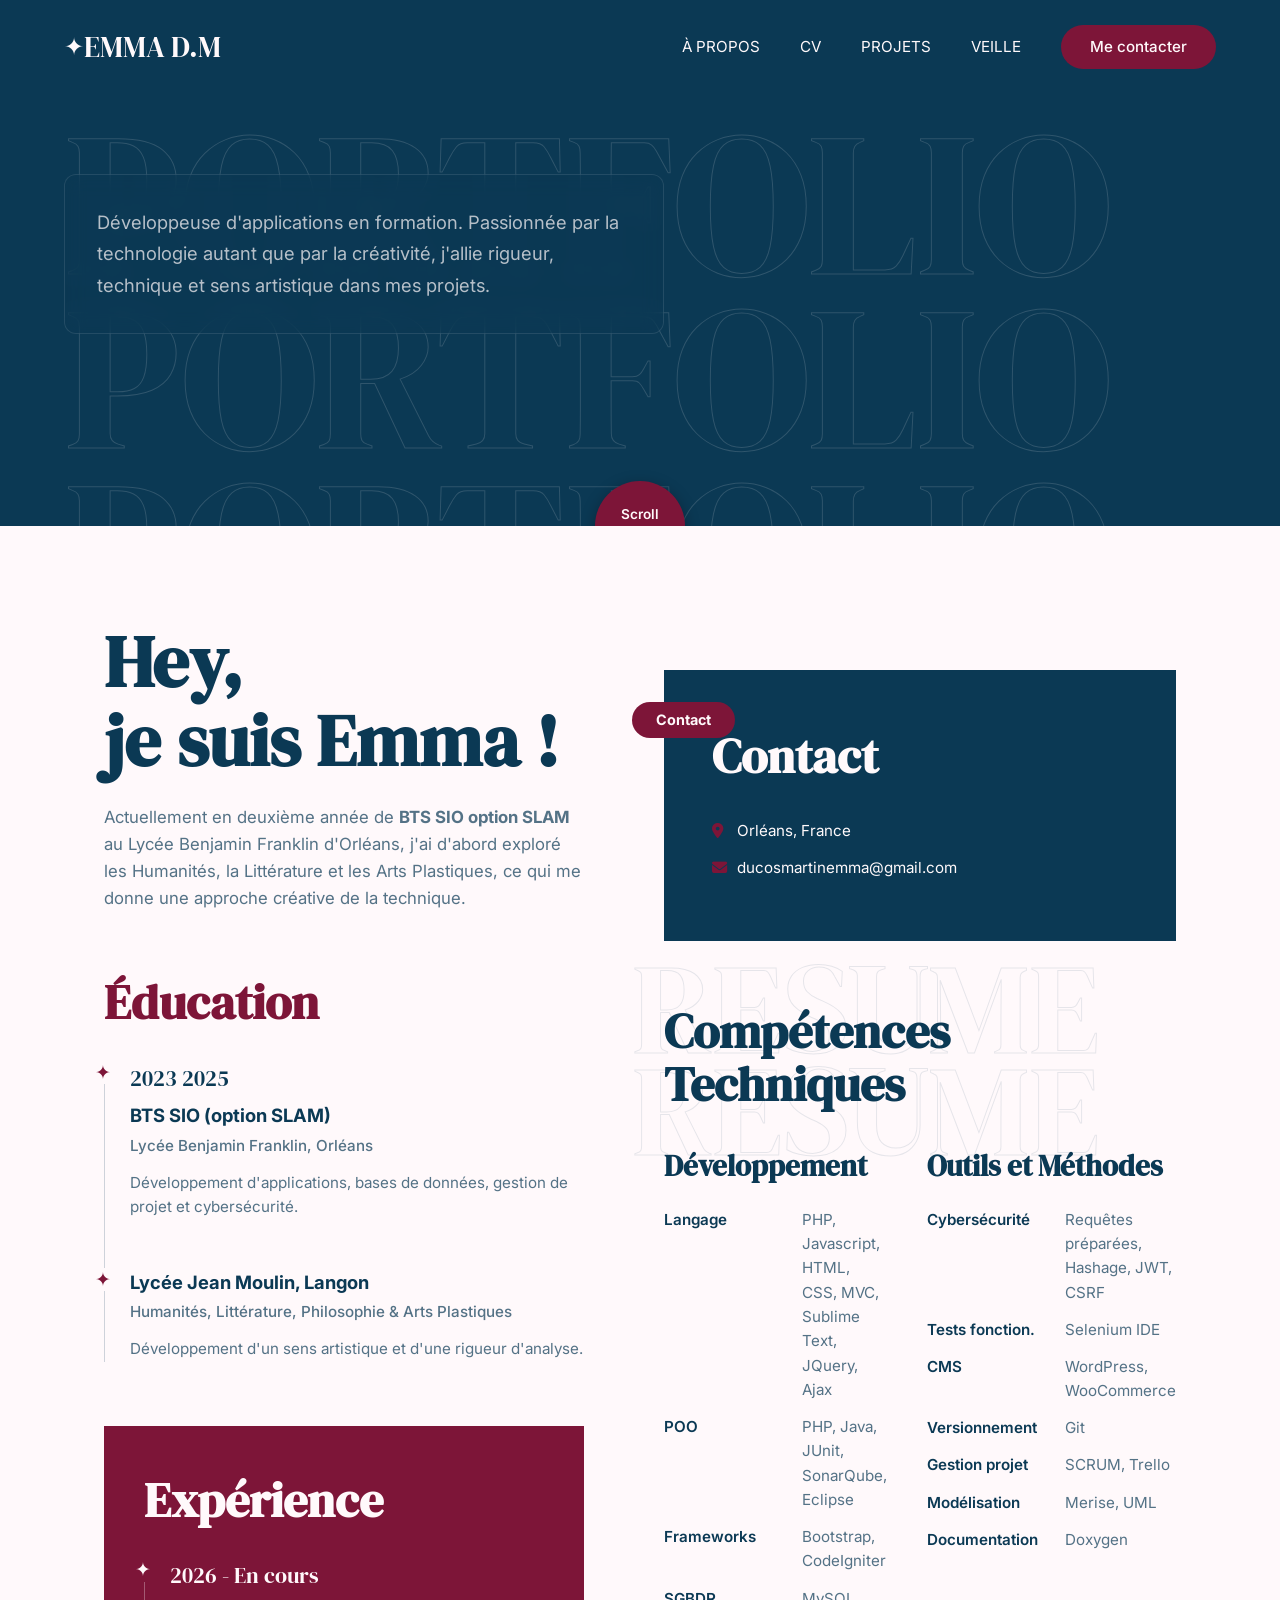
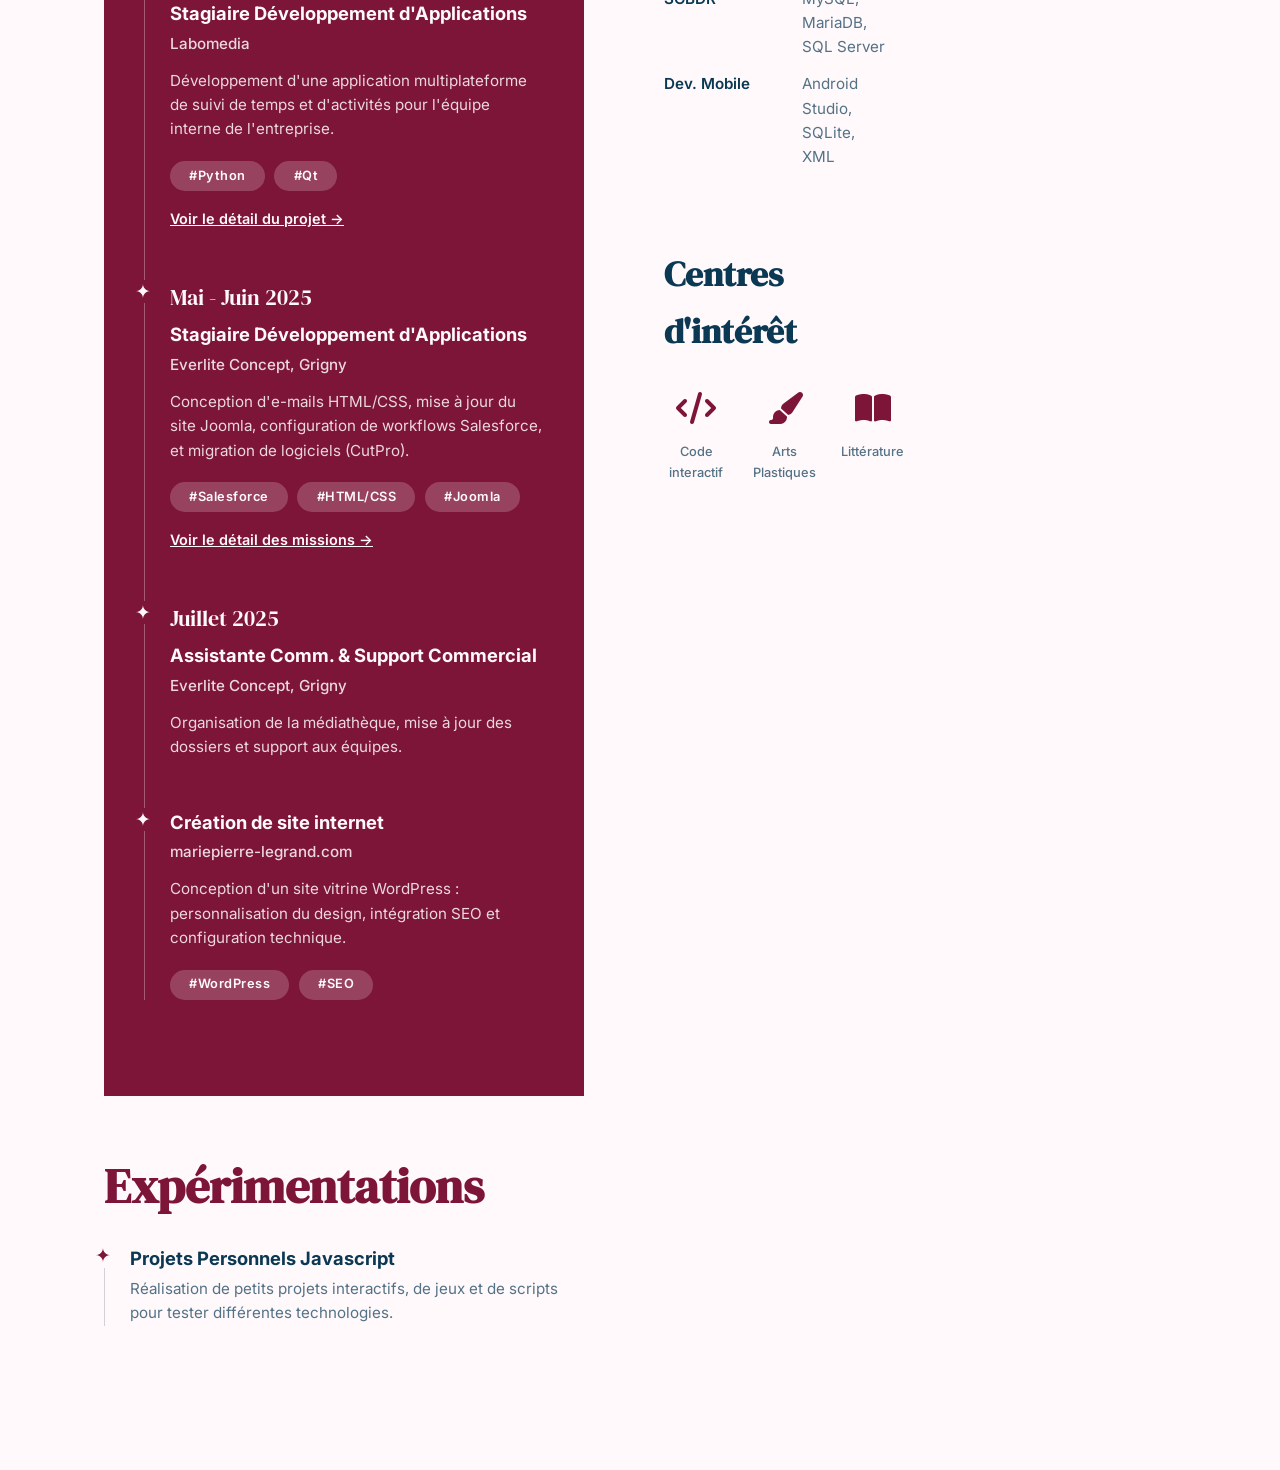
<file: index.html>
<!DOCTYPE html>
<html lang="fr">

<head>
    <meta charset="UTF-8">
    <meta name="viewport" content="width=device-width, initial-scale=1.0">
    <title> Portfolio Développeur - Emma Ducos Martin</title>

    <link rel="preconnect" href="https://fonts.googleapis.com">
    <link rel="preconnect" href="https://fonts.gstatic.com" crossorigin>
    <link
        href="https://fonts.googleapis.com/css2?family=DM+Serif+Display&family=Inter:wght@300;400;500;600;700&family=Fira+Code:wght@400;500&display=swap"
        rel="stylesheet">
    <link rel="stylesheet" href="https://cdnjs.cloudflare.com/ajax/libs/font-awesome/6.4.0/css/all.min.css">

    <link rel="stylesheet" href="style.css">
</head>

<body>

    <nav>
        <a href="#" class="logo"><span class="star-light">✦</span> Emma D.M</a>
        <div class="nav-links">
            <a href="#about">À propos</a>
            <a href="#resume">CV</a>
            <a href="#work">Projets</a>
            <a href="veille.html">Veille</a>
            <a href="mailto:ducosmartinemma@gmail.com" class="btn-contact">Me contacter</a>
        </div>
    </nav>

    <header class="hero">
        <div class="hero-text-bg">
            PORTFOLIO<br>
            PORTFOLIO<br>
            PORTFOLIO
        </div>

        <div class="hero-content">
            <div class="hero-left">
                <p>Développeuse d'applications en formation. Passionnée par la technologie autant que par la créativité,
                    j'allie rigueur, technique et sens artistique dans mes projets.</p>
            </div>

        </div>

        <div class="scroll-down">
            Scroll<br>down
        </div>
    </header>

    <main class="index-container">
        <div class="left-column" id="about">

            <div class="intro-text">
                <h1 style="font-size: 4.5rem;">Hey,<br>je suis Emma !</h1>
                <p>Actuellement en deuxième année de <strong>BTS SIO option SLAM</strong> au Lycée Benjamin Franklin
                    d'Orléans, j'ai d'abord exploré les Humanités, la Littérature et les Arts Plastiques, ce qui me
                    donne une approche créative de la technique.</p>
            </div>

            <section class="education-section" style="margin-top: 4rem;">
                <h2 class="section-title">Éducation</h2>
                <div class="timeline">
                    <div class="timeline-item">
                        <div class="timeline-date">2023 2025</div>
                        <div class="timeline-title">BTS SIO (option SLAM)</div>
                        <div class="timeline-subtitle">Lycée Benjamin Franklin, Orléans</div>
                        <div class="timeline-desc">Développement d'applications, bases de données, gestion de projet et
                            cybersécurité.</div>
                    </div>
                    <div class="timeline-item">
                        <div class="timeline-title">Lycée Jean Moulin, Langon</div>
                        <div class="timeline-subtitle">Humanités, Littérature, Philosophie & Arts Plastiques</div>
                        <div class="timeline-desc">Développement d'un sens artistique et d'une rigueur d'analyse.</div>
                    </div>
                </div>
            </section>

            <section class="accent-box" id="resume">
                <h2 class="section-title">Expérience</h2>
                <div class="timeline">
                    <div class="timeline-item">
                        <div class="timeline-date">2026 - En cours</div>
                        <div class="timeline-title">Stagiaire Développement d'Applications</div>
                        <div class="timeline-subtitle">Labomedia</div>
                        <div class="timeline-desc">Développement d'une application multiplateforme de suivi de temps et
                            d'activités pour l'équipe interne de l'entreprise.</div>
                        <div class="tag-container">
                            <span class="tag">#Python</span>
                            <span class="tag">#Qt</span>
                        </div>
                        <a href="stage-labomedia.html"
                            style="display:inline-block; margin-top:1rem; font-weight:600; font-size:0.9rem; text-decoration:underline;">Voir
                            le détail du projet &rarr;</a>
                    </div>
                    <div class="timeline-item">
                        <div class="timeline-date">Mai - Juin 2025</div>
                        <div class="timeline-title">Stagiaire Développement d'Applications</div>
                        <div class="timeline-subtitle">Everlite Concept, Grigny</div>
                        <div class="timeline-desc">Conception d'e-mails HTML/CSS, mise à jour du site Joomla,
                            configuration de workflows Salesforce, et migration de logiciels (CutPro).</div>
                        <div class="tag-container">
                            <span class="tag">#Salesforce</span>
                            <span class="tag">#HTML/CSS</span>
                            <span class="tag">#Joomla</span>
                        </div>
                        <a href="stage-everlite.html"
                            style="display:inline-block; margin-top:1rem; font-weight:600; font-size:0.9rem; text-decoration:underline;">Voir
                            le détail des missions &rarr;</a>
                    </div>
                    <div class="timeline-item">
                        <div class="timeline-date">Juillet 2025</div>
                        <div class="timeline-title">Assistante Comm. & Support Commercial</div>
                        <div class="timeline-subtitle">Everlite Concept, Grigny</div>
                        <div class="timeline-desc">Organisation de la médiathèque, mise à jour des dossiers et support
                            aux équipes.</div>
                    </div>
                    <div class="timeline-item">
                        <div class="timeline-title">Création de site internet</div>
                        <div class="timeline-subtitle">mariepierre-legrand.com</div>
                        <div class="timeline-desc">Conception d'un site vitrine WordPress : personnalisation du design,
                            intégration SEO et configuration technique.</div>
                        <div class="tag-container">
                            <span class="tag">#WordPress</span>
                            <span class="tag">#SEO</span>
                        </div>
                    </div>
                </div>
            </section>

            <section class="education-section" style="margin-top: 4rem;" id="work">
                <h2 class="section-title">Expérimentations</h2>
                <div class="timeline">
                    <div class="timeline-item">
                        <div class="timeline-title">Projets Personnels Javascript</div>
                        <div class="timeline-desc">Réalisation de petits projets interactifs, de jeux et de scripts pour
                            tester différentes technologies.</div>
                    </div>
                </div>
            </section>

        </div>

        <!-- COLONNE DROITE -->
        <div class="right-column">

            <section class="profile-card">
                <h3>Contact</h3>
                <div class="profile-info">
                    <p><i class="fas fa-map-marker-alt"></i> Orléans, France</p>
                    <p><i class="fas fa-envelope"></i> ducosmartinemma@gmail.com</p>
                </div>
            </section>

            <div class="bg-text-skills">
                RESUME<br>RESUME
            </div>

            <section class="skills-section">
                <h2 class="section-title"><span class="black-text">Compétences Techniques</span></h2>

                <div class="skills-grid">
                    <div class="skill-category">
                        <h4>Développement</h4>
                        <ul class="skill-list">
                            <li><span>Langage</span> <span>PHP, Javascript, HTML, CSS, MVC, Sublime Text, JQuery,
                                    Ajax</span></li>
                            <li><span>POO</span> <span>PHP, Java, JUnit, SonarQube, Eclipse</span></li>
                            <li><span>Frameworks</span> <span>Bootstrap, CodeIgniter</span></li>
                            <li><span>SGBDR</span> <span>MySQL, MariaDB, SQL Server</span></li>
                            <li><span>Dev. Mobile</span> <span>Android Studio, SQLite, XML</span></li>
                        </ul>
                    </div>

                    <div class="skill-category">
                        <h4>Outils et Méthodes</h4>
                        <ul class="skill-list">
                            <li><span>Cybersécurité</span> <span>Requêtes préparées, Hashage, JWT, CSRF</span></li>
                            <li><span>Tests fonction.</span> <span>Selenium IDE</span></li>
                            <li><span>CMS</span> <span>WordPress, WooCommerce</span></li>
                            <li><span>Versionnement</span> <span>Git</span></li>
                            <li><span>Gestion projet</span> <span>SCRUM, Trello</span></li>
                            <li><span>Modélisation</span> <span>Merise, UML</span></li>
                            <li><span>Documentation</span> <span>Doxygen</span></li>
                        </ul>
                    </div>
                </div>
            </section>

            <div class="bottom-section">
                <div class="bottom-block">
                    <h4>Centres d'intérêt</h4>
                    <div class="hobbies-icons" style="margin-top: 1.5rem;">
                        <div class="hobby-item">
                            <i class="fas fa-code"></i>
                            <span>Code interactif</span>
                        </div>
                        <div class="hobby-item">
                            <i class="fas fa-paint-brush"></i>
                            <span>Arts Plastiques</span>
                        </div>
                        <div class="hobby-item">
                            <i class="fas fa-book-open"></i>
                            <span>Littérature</span>
                        </div>
                    </div>
                </div>
            </div>

        </div>
        </div>
    </main>

</body>

</html>
</file>
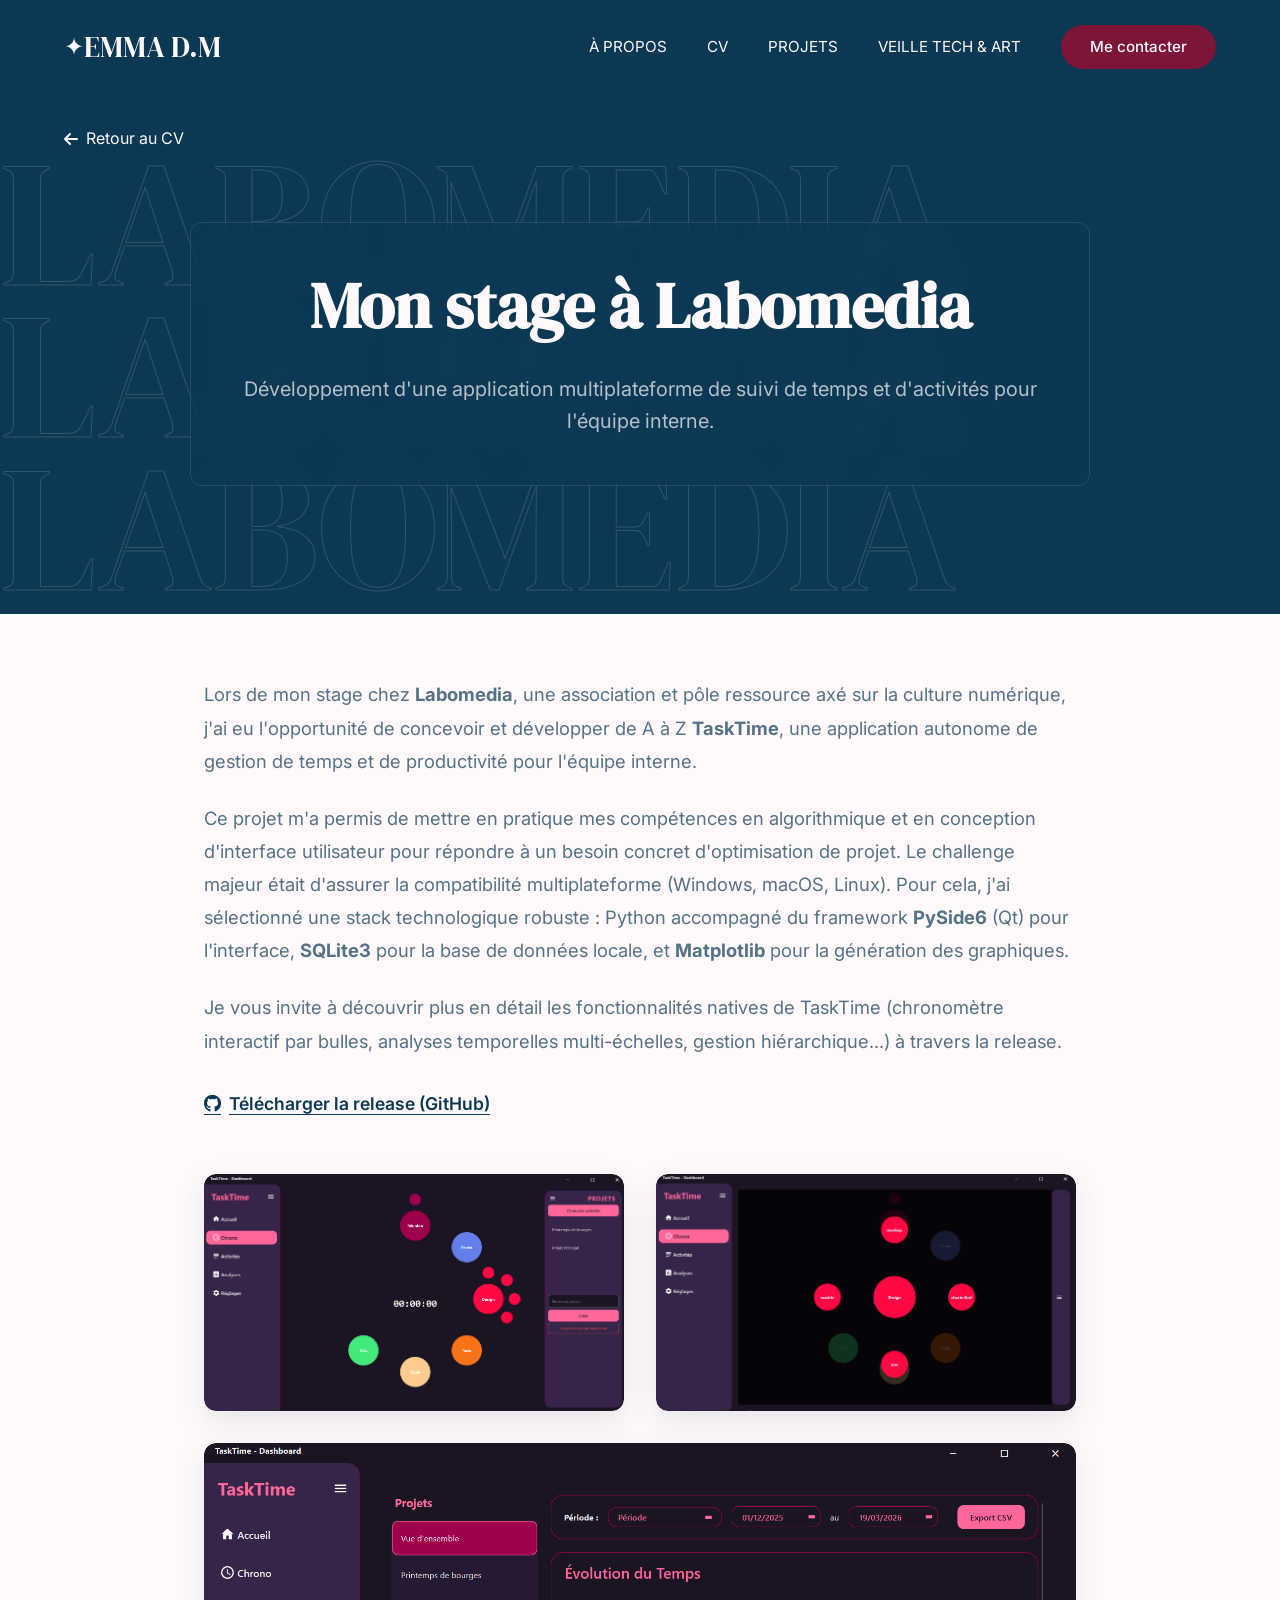
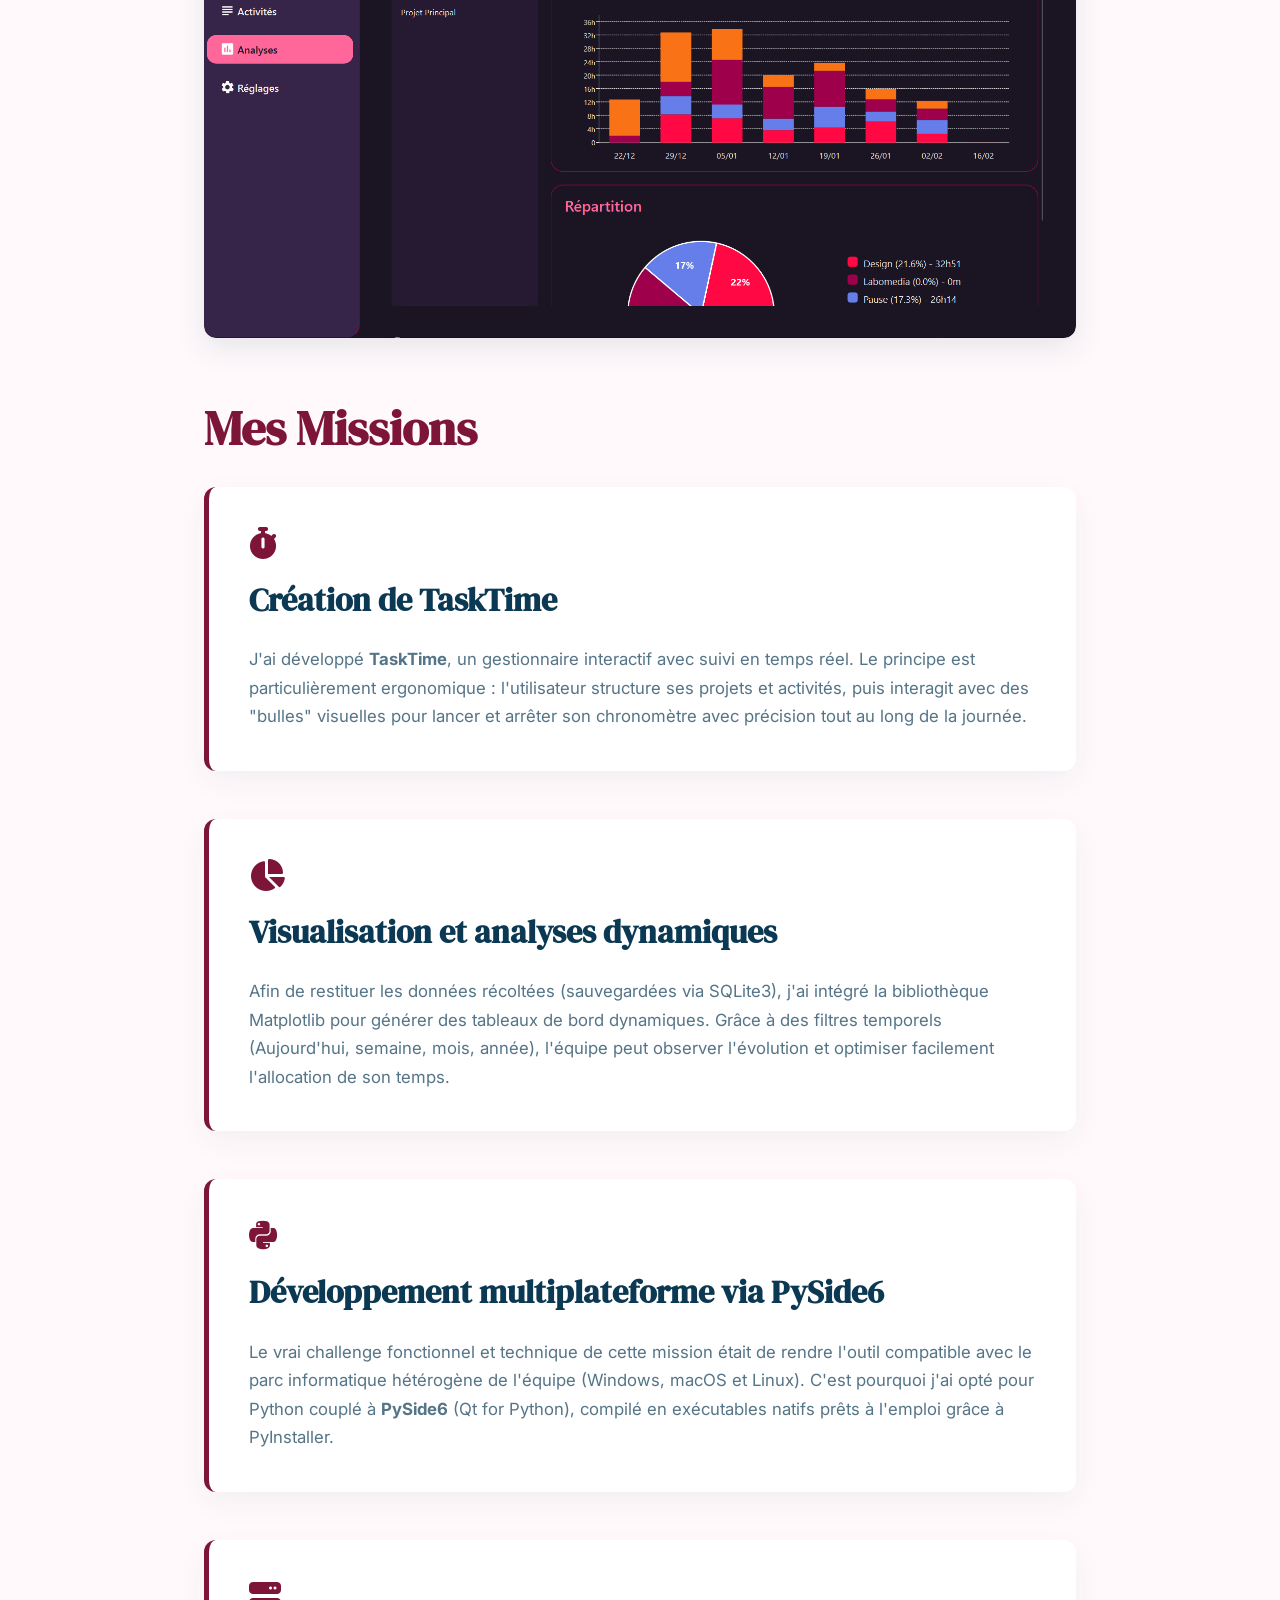
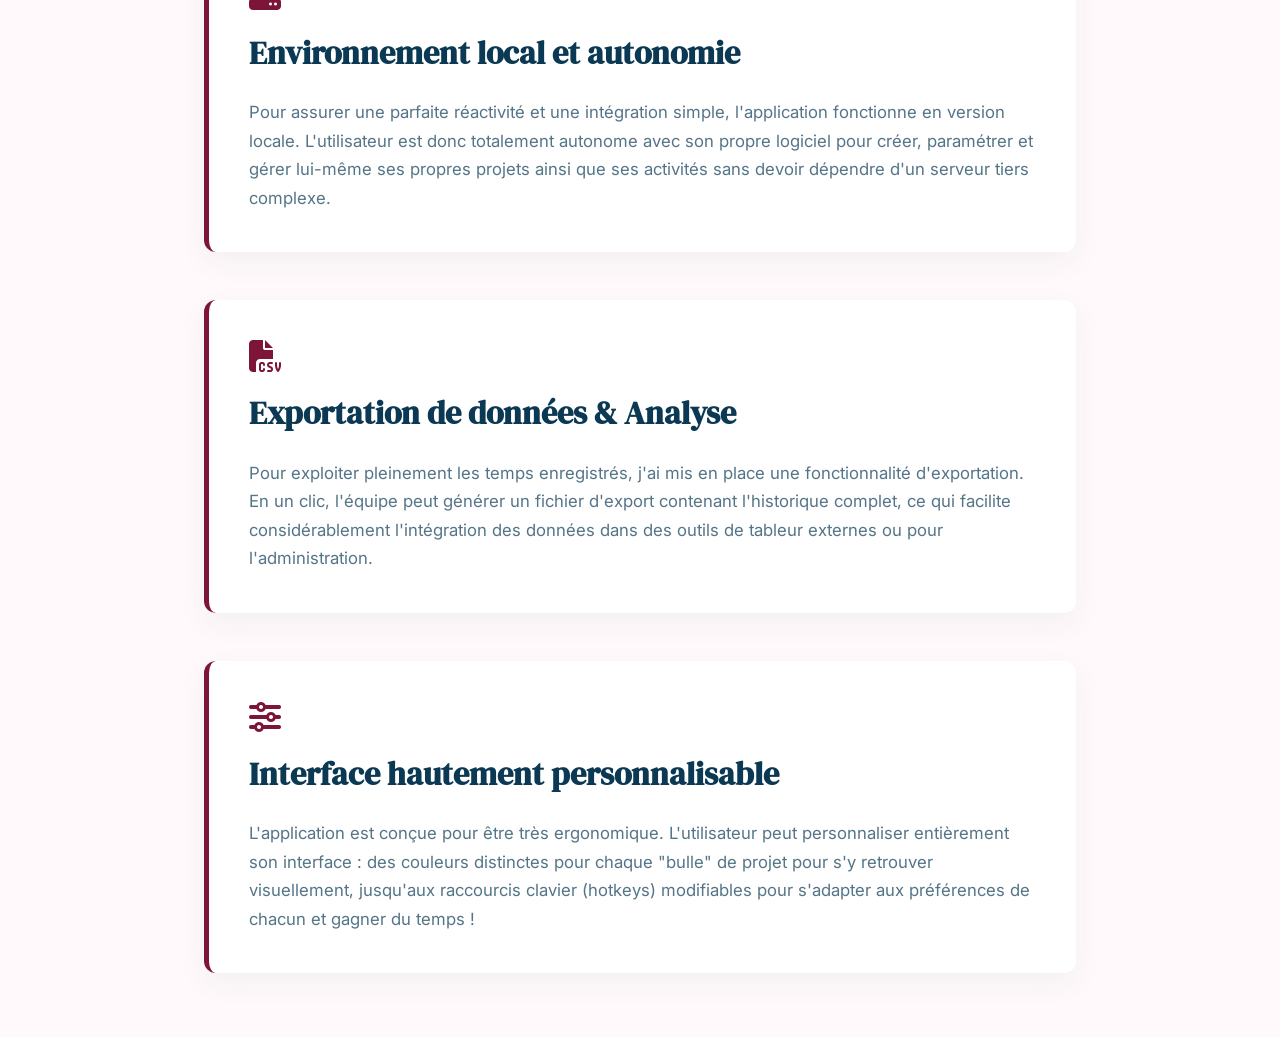
<file: stage-labomedia.html>
<!DOCTYPE html>
<html lang="fr">

<head>
    <meta charset="UTF-8">
    <meta name="viewport" content="width=device-width, initial-scale=1.0">
    <title>Stage Labomedia - Portfolio Emma Ducos Martin</title>

    <!-- Polices Google : DM Serif Display pour l'élégance (titres), Inter pour la lisibilité (corps) -->
    <link rel="preconnect" href="https://fonts.googleapis.com">
    <link rel="preconnect" href="https://fonts.gstatic.com" crossorigin>
    <link
        href="https://fonts.googleapis.com/css2?family=DM+Serif+Display&family=Inter:wght@300;400;500;600;700&family=Fira+Code:wght@400;500&display=swap"
        rel="stylesheet">
    <link rel="stylesheet" href="https://cdnjs.cloudflare.com/ajax/libs/font-awesome/6.4.0/css/all.min.css">

    <link rel="stylesheet" href="style.css">
</head>

<body>

    <nav>
        <a href="index.html" class="logo"><span class="star-light">✦</span> Emma D.M</a>
        <div class="nav-links">
            <a href="index.html#about">À propos</a>
            <a href="index.html#resume">CV</a>
            <a href="index.html#work">Projets</a>
            <a href="veille.html">Veille Tech & Art</a>
            <a href="mailto:ducosmartinemma@gmail.com" class="btn-contact">Me contacter</a>
        </div>
    </nav>

    <header class="hero hero-subpage">
        <a href="index.html#resume" class="btn-back"><i class="fas fa-arrow-left"></i> Retour au CV</a>

        <div class="hero-text-bg">
            LABOMEDIA<br>
            LABOMEDIA<br>
            LABOMEDIA
        </div>

        <div class="hero-content hero-content-subpage">
            <h1 class="hero-title">Mon stage à Labomedia</h1>
            <p class="hero-subtitle">Développement d'une application multiplateforme de suivi de temps et d'activités
                pour l'équipe interne.</p>
        </div>
    </header>

    <main>
        <div class="container">
            <div class="intro-text stage-intro">
                <p>
                    Lors de mon stage chez <strong>Labomedia</strong>, une association et pôle ressource axé sur la
                    culture numérique, j'ai eu l'opportunité de concevoir et développer de A à Z
                    <strong>TaskTime</strong>, une application autonome
                    de gestion de temps et de productivité pour l'équipe interne.
                </p>
                <p>
                    Ce projet m'a permis de mettre en pratique mes compétences en algorithmique et en conception
                    d'interface utilisateur pour répondre à un besoin concret d'optimisation de projet. Le challenge
                    majeur était d'assurer la compatibilité
                    multiplateforme (Windows, macOS, Linux). Pour cela, j'ai sélectionné une stack technologique robuste
                    : Python accompagné du framework <strong>PySide6</strong> (Qt) pour l'interface,
                    <strong>SQLite3</strong> pour la base de données locale, et <strong>Matplotlib</strong> pour la
                    génération des graphiques.
                </p>
                <p>
                    Je vous invite à découvrir plus en détail les fonctionnalités natives de TaskTime (chronomètre
                    interactif par bulles, analyses temporelles multi-échelles, gestion hiérarchique...) à travers la
                    release.
                </p>

                <div style="margin-top: 2rem; margin-bottom: 3.5rem; display: flex; gap: 2rem; flex-wrap: wrap;">
                    <a href="https://github.com/Emmacarenaaaa/TaskTime/releases/tag/v1.0.0-final" target="_blank"
                        class="article-link" style="font-size: 1.1rem;">
                        <i class="fab fa-github" style="color: var(--primary-dark);"></i> Télécharger la release
                        (GitHub)
                    </a>
                </div>

                <div class="project-gallery">
                    <div class="gallery-item">
                        <img src="assets/chrono_view.png" alt="Aperçu principal du chrono Labomedia">
                    </div>
                    <div class="gallery-item">
                        <img src="assets/chrono2_view.png" alt="Vue analyse de l'application Labomedia">
                    </div>
                    <div class="gallery-item">
                        <img src="assets/analyse_view.png" alt="Interface du tracker de temps Labomedia">
                    </div>
                </div>
            </div>

            <h2 class="section-title">Mes Missions</h2>

            <div class="mission-grid">

                <div class="mission-card">
                    <i class="fas fa-stopwatch mission-icon"></i>
                    <h3>Création de TaskTime</h3>
                    <p>J'ai développé <strong>TaskTime</strong>, un gestionnaire interactif avec suivi en temps réel. Le
                        principe est particulièrement ergonomique : l'utilisateur structure ses projets et activités,
                        puis interagit avec des "bulles" visuelles pour lancer et arrêter son chronomètre avec précision
                        tout au long de la journée.</p>
                </div>

                <div class="mission-card">
                    <i class="fas fa-chart-pie mission-icon"></i>
                    <h3>Visualisation et analyses dynamiques</h3>
                    <p>Afin de restituer les données récoltées (sauvegardées via SQLite3), j'ai intégré la bibliothèque
                        Matplotlib pour générer des tableaux de bord dynamiques. Grâce à des filtres temporels
                        (Aujourd'hui, semaine, mois, année), l'équipe peut observer l'évolution et optimiser facilement
                        l'allocation de son temps.</p>
                </div>

                <div class="mission-card">
                    <i class="fab fa-python mission-icon"></i>
                    <h3>Développement multiplateforme via PySide6</h3>
                    <p>Le vrai challenge fonctionnel et technique de cette mission était de rendre l'outil compatible
                        avec le parc informatique hétérogène de l'équipe (Windows, macOS et Linux). C'est pourquoi j'ai
                        opté pour Python couplé à <strong>PySide6</strong> (Qt for Python), compilé en exécutables
                        natifs prêts à l'emploi grâce à PyInstaller.</p>
                </div>

                <div class="mission-card">
                    <i class="fas fa-server mission-icon"></i>
                    <h3>Environnement local et autonomie</h3>
                    <p>Pour assurer une parfaite réactivité et une intégration simple, l'application fonctionne en
                        version locale. L'utilisateur est donc totalement autonome avec son propre logiciel pour créer,
                        paramétrer et gérer lui-même ses propres projets ainsi que ses activités sans devoir dépendre
                        d'un serveur tiers complexe.</p>
                </div>

                <div class="mission-card">
                    <i class="fas fa-file-csv mission-icon"></i>
                    <h3>Exportation de données & Analyse</h3>
                    <p>Pour exploiter pleinement les temps enregistrés, j'ai mis en place une fonctionnalité
                        d'exportation. En un clic, l'équipe peut générer un fichier d'export contenant l'historique
                        complet, ce qui facilite considérablement l'intégration des données dans des outils de tableur
                        externes ou pour l'administration.</p>
                </div>

                <div class="mission-card">
                    <i class="fas fa-sliders-h mission-icon"></i>
                    <h3>Interface hautement personnalisable</h3>
                    <p>L'application est conçue pour être très ergonomique. L'utilisateur peut personnaliser entièrement
                        son interface : des couleurs distinctes pour chaque "bulle" de projet pour s'y retrouver
                        visuellement, jusqu'aux raccourcis clavier (hotkeys) modifiables pour s'adapter aux préférences
                        de chacun et gagner du temps !</p>
                </div>

            </div>
        </div>
    </main>

</body>

</html>
</file>
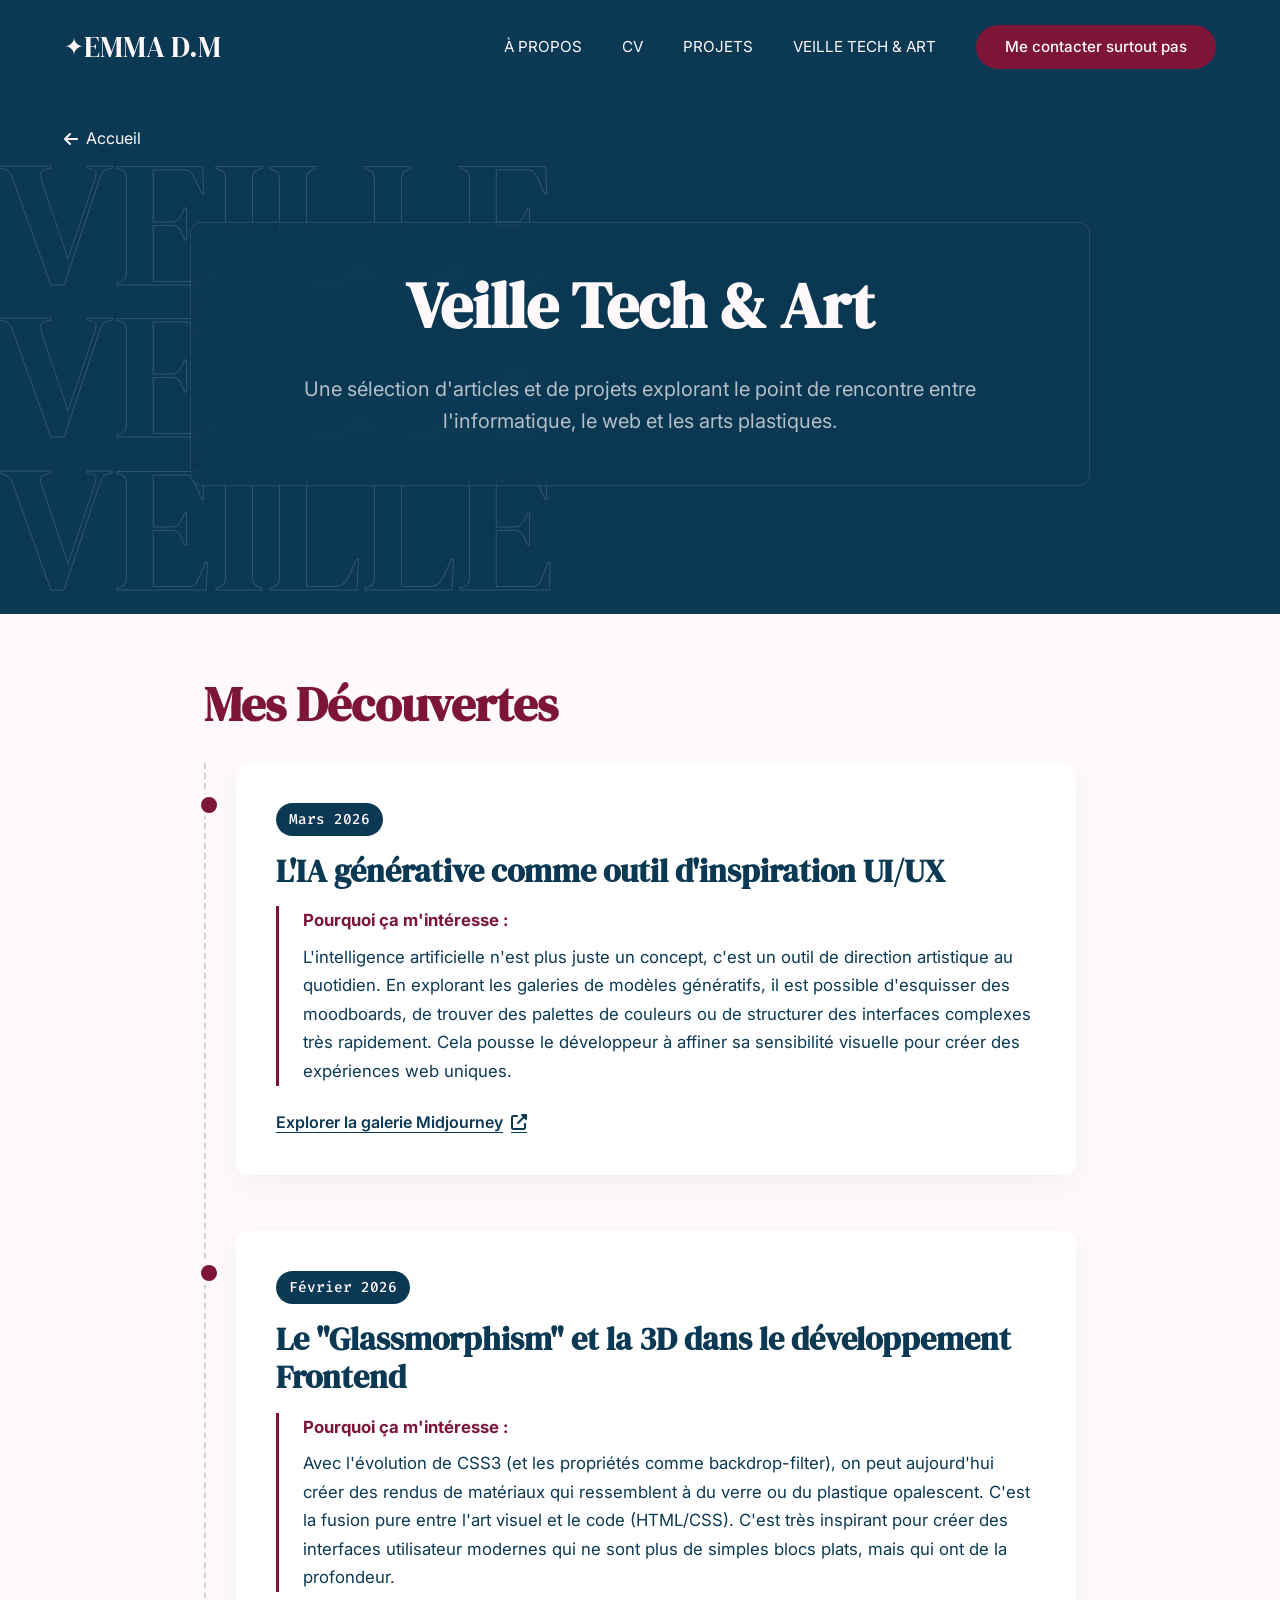
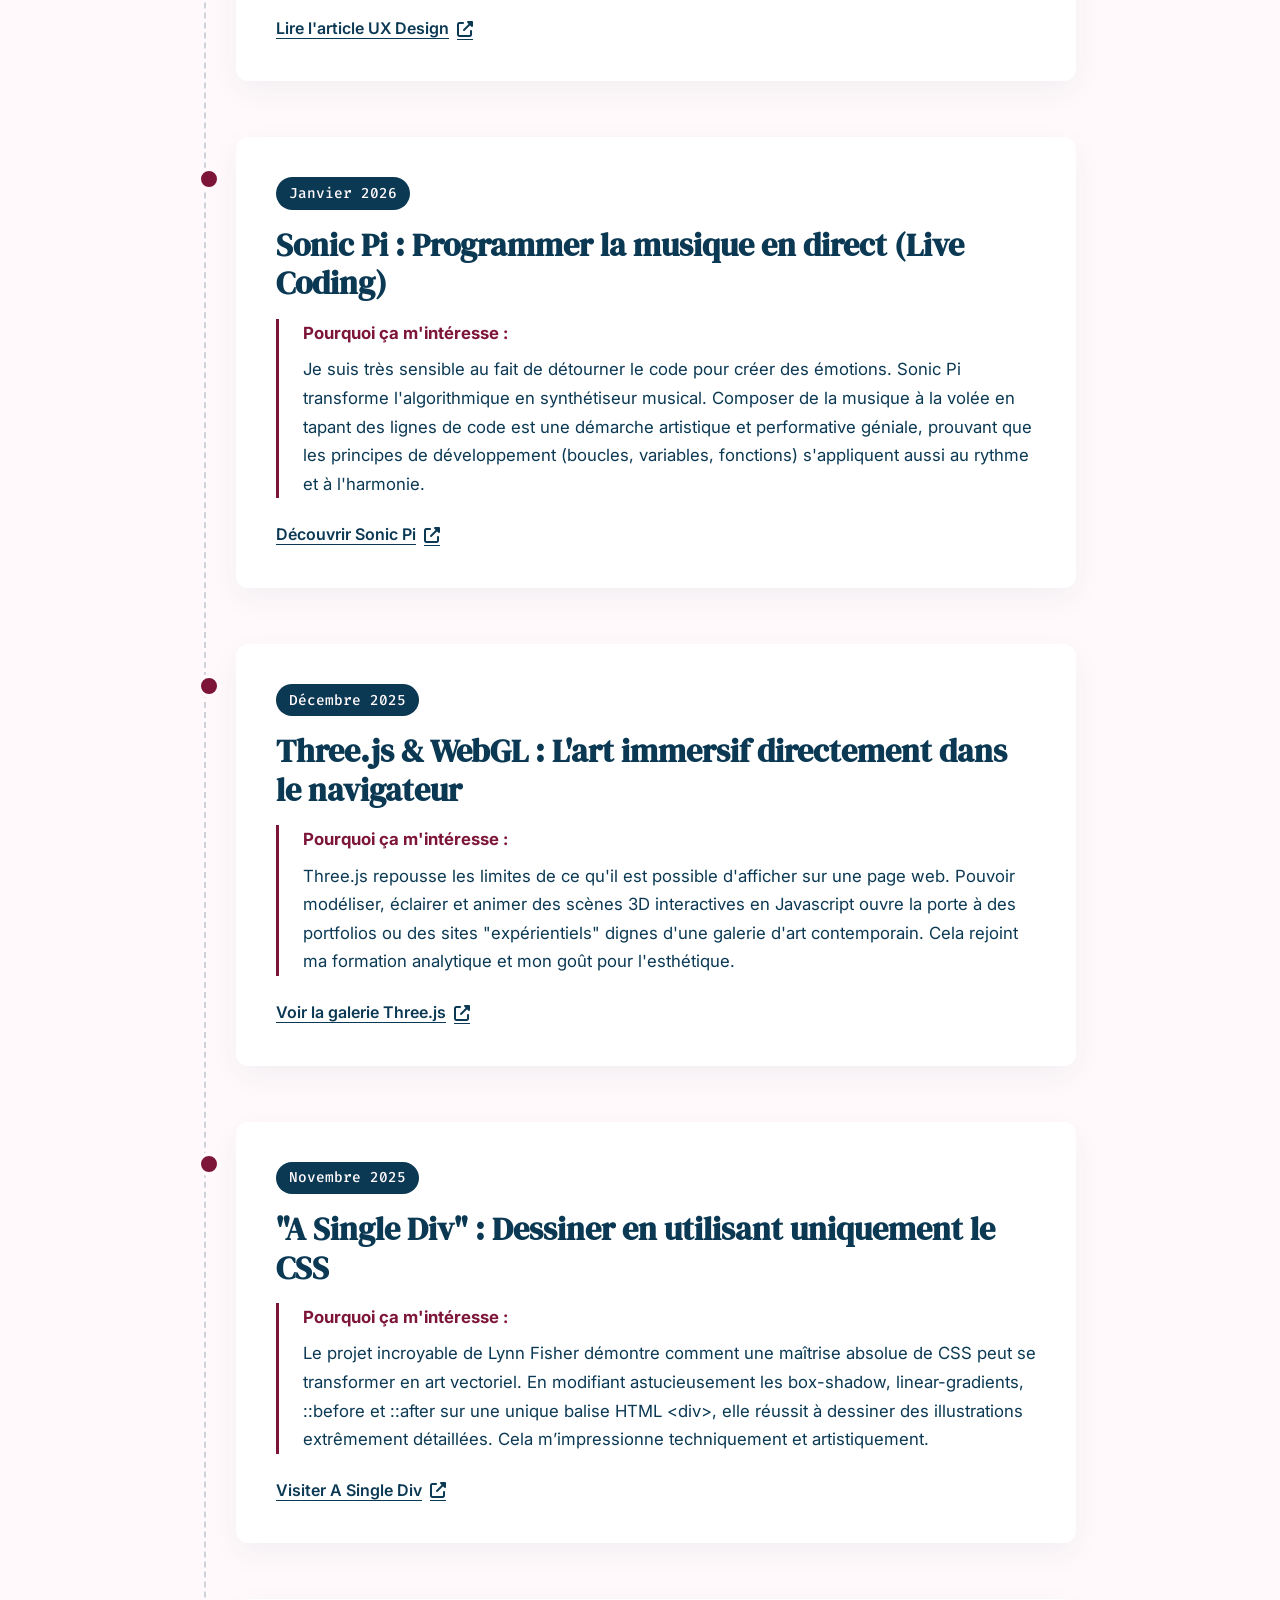
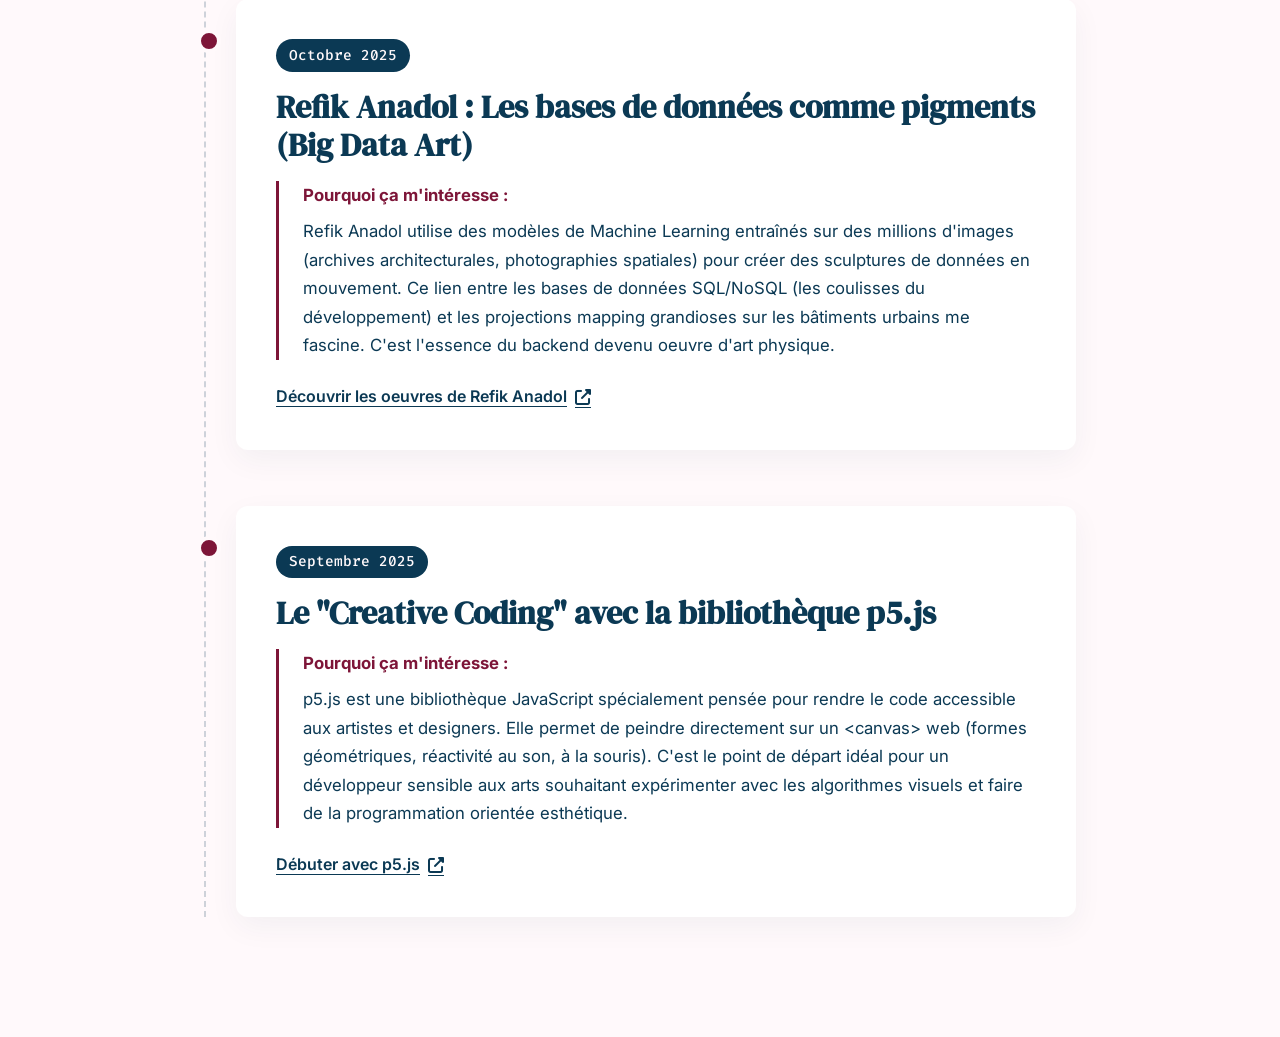
<file: veille.html>
<!DOCTYPE html>
<html lang="fr">

<head>
    <meta charset="UTF-8">
    <meta name="viewport" content="width=device-width, initial-scale=1.0">
    <title>Veille Tech & Art - Portfolio Emma Ducos Martin</title>

    <!-- Polices Google : DM Serif Display pour l'élégance (titres), Inter pour la lisibilité (corps) -->
    <link rel="preconnect" href="https://fonts.googleapis.com">
    <link rel="preconnect" href="https://fonts.gstatic.com" crossorigin>
    <link
        href="https://fonts.googleapis.com/css2?family=DM+Serif+Display&family=Inter:wght@300;400;500;600;700&family=Fira+Code:wght@400;500&display=swap"
        rel="stylesheet">
    <link rel="stylesheet" href="https://cdnjs.cloudflare.com/ajax/libs/font-awesome/6.4.0/css/all.min.css">

    <link rel="stylesheet" href="style.css">
</head>

<body>

    <nav>
        <a href="index.html" class="logo"><span class="star-light">✦</span> Emma D.M</a>
        <div class="nav-links">
            <a href="index.html#about">À propos</a>
            <a href="index.html#resume">CV</a>
            <a href="index.html#work">Projets</a>
            <a href="veille.html">Veille Tech & Art</a>
            <a href="mailto:ducosmartinemma@gmail.com" class="btn-contact">Me contacter surtout pas</a>
        </div>
    </nav>

    <header class="hero hero-subpage">
        <a href="index.html" class="btn-back"><i class="fas fa-arrow-left"></i> Accueil</a>

        <div class="hero-text-bg">
            VEILLE<br>
            VEILLE<br>
            VEILLE
        </div>

        <div class="hero-content hero-content-subpage">
            <h1 class="hero-title">Veille Tech & Art</h1>
            <p class="hero-subtitle">Une sélection d'articles et de projets explorant le point de rencontre entre
                l'informatique, le web et les arts plastiques.</p>
        </div>
    </header>

    <main>
        <div class="container">
            <h2 class="section-title">Mes Découvertes</h2>

            <div class="timeline timeline-veille">

                <!-- ARTICLE MARS 2026 -->
                <div class="article-card">
                    <div class="article-header">
                        <span class="article-date">Mars 2026</span>
                    </div>
                    <h3 class="article-title">L'IA générative comme outil d'inspiration UI/UX</h3>
                    <div class="article-desc">
                        <strong>Pourquoi ça m'intéresse :</strong>
                        L'intelligence artificielle n'est plus juste un concept, c'est un outil de direction artistique au
                        quotidien. En explorant les galeries de modèles génératifs, il est possible d'esquisser des
                        moodboards, de trouver des palettes de couleurs ou de structurer des interfaces complexes très rapidement. Cela pousse le
                        développeur à affiner sa sensibilité visuelle pour créer des expériences web uniques.
                    </div>
                    <a href="https://midjourney.com/showcase" target="_blank"
                        class="article-link">
                        Explorer la galerie Midjourney <i class="fas fa-external-link-alt"></i>
                    </a>
                </div>

                <!-- ARTICLE FÉVRIER 2026 -->
                <div class="article-card">
                    <div class="article-header">
                        <span class="article-date">Février 2026</span>
                    </div>
                    <h3 class="article-title">Le "Glassmorphism" et la 3D dans le développement Frontend</h3>
                    <div class="article-desc">
                        <strong>Pourquoi ça m'intéresse :</strong>
                        Avec l'évolution de CSS3 (et les propriétés comme backdrop-filter), on peut aujourd'hui créer
                        des rendus de matériaux qui ressemblent à du verre ou du plastique opalescent. C'est la fusion
                        pure entre l'art visuel et le code (HTML/CSS). C'est très inspirant pour créer des interfaces
                        utilisateur modernes qui ne sont plus de simples blocs plats, mais qui ont de la profondeur.
                    </div>
                    <a href="https://uxdesign.cc/glassmorphism-in-user-interfaces-1f39bb1308c9" target="_blank"
                        class="article-link">
                        Lire l'article UX Design <i class="fas fa-external-link-alt"></i>
                    </a>
                </div>

                <!-- ARTICLE JANVIER 2026 -->
                <div class="article-card">
                    <div class="article-header">
                        <span class="article-date">Janvier 2026</span>
                    </div>
                    <h3 class="article-title">Sonic Pi : Programmer la musique en direct (Live Coding)</h3>
                    <div class="article-desc">
                        <strong>Pourquoi ça m'intéresse :</strong>
                        Je suis très sensible au fait de détourner le code pour créer des émotions. Sonic Pi transforme
                        l'algorithmique en synthétiseur musical. Composer de la musique à la volée en tapant des lignes
                        de code est une démarche artistique et performative géniale, prouvant que les principes de
                        développement (boucles, variables, fonctions) s'appliquent aussi au rythme et à l'harmonie.
                    </div>
                    <a href="https://sonic-pi.net/" target="_blank" class="article-link">
                        Découvrir Sonic Pi <i class="fas fa-external-link-alt"></i>
                    </a>
                </div>

                <!-- ARTICLE DÉCEMBRE 2025 -->
                <div class="article-card">
                    <div class="article-header">
                        <span class="article-date">Décembre 2025</span>
                    </div>
                    <h3 class="article-title">Three.js & WebGL : L'art immersif directement dans le navigateur</h3>
                    <div class="article-desc">
                        <strong>Pourquoi ça m'intéresse :</strong>
                        Three.js repousse les limites de ce qu'il est possible d'afficher sur une page web. Pouvoir
                        modéliser, éclairer et animer des scènes 3D interactives en Javascript ouvre la porte à des
                        portfolios ou des sites "expérientiels" dignes d'une galerie d'art contemporain. Cela rejoint ma
                        formation analytique et mon goût pour l'esthétique.
                    </div>
                    <a href="https://threejs.org/" target="_blank" class="article-link">
                        Voir la galerie Three.js <i class="fas fa-external-link-alt"></i>
                    </a>
                </div>

                <!-- ARTICLE NOVEMBRE 2025 -->
                <div class="article-card">
                    <div class="article-header">
                        <span class="article-date">Novembre 2025</span>
                    </div>
                    <h3 class="article-title">"A Single Div" : Dessiner en utilisant uniquement le CSS</h3>
                    <div class="article-desc">
                        <strong>Pourquoi ça m'intéresse :</strong>
                        Le projet incroyable de Lynn Fisher démontre comment une maîtrise absolue de CSS peut se
                        transformer en art vectoriel. En modifiant astucieusement les box-shadow, linear-gradients,
                        ::before et ::after sur une unique balise HTML &lt;div&gt;, elle réussit à dessiner des
                        illustrations extrêmement détaillées. Cela m’impressionne techniquement et artistiquement.
                        </div>
                        <a href="https://a.singlediv.com/" target="_blank" class="article-link">
                            Visiter A Single Div <i class="fas fa-external-link-alt"></i>
                        </a>
                    </div>

                    <!-- ARTICLE OCTOBRE 2025 -->
                    <div class="article-card">
                        <div class="article-header">
                            <span class="article-date">Octobre 2025</span>
                        </div>
                        <h3 class="article-title">Refik Anadol : Les bases de données comme pigments (Big Data Art)</h3>
                        <div class="article-desc">
                            <strong>Pourquoi ça m'intéresse :</strong>
                            Refik Anadol utilise des modèles de Machine Learning entraînés sur des millions d'images
                            (archives architecturales, photographies spatiales) pour créer des sculptures de données en
                            mouvement. Ce lien entre les bases de données SQL/NoSQL (les coulisses du développement) et
                            les projections mapping grandioses sur les bâtiments urbains me fascine. C'est l'essence du
                            backend devenu oeuvre d'art physique.
                        </div>
                        <a href="https://refikanadol.com/" target="_blank" class="article-link">
                            Découvrir les oeuvres de Refik Anadol <i class="fas fa-external-link-alt"></i>
                        </a>
                    </div>

                    <!-- ARTICLE SEPTEMBRE 2025 -->
                    <div class="article-card">
                        <div class="article-header">
                            <span class="article-date">Septembre 2025</span>
                        </div>
                        <h3 class="article-title">Le "Creative Coding" avec la bibliothèque p5.js</h3>
                        <div class="article-desc">
                            <strong>Pourquoi ça m'intéresse :</strong>
                            p5.js est une bibliothèque JavaScript spécialement pensée pour rendre le code accessible aux
                            artistes et designers. Elle permet de peindre directement sur un &lt;canvas&gt; web (formes
                            géométriques, réactivité au son, à la souris). C'est le point de départ idéal pour un
                            développeur sensible aux arts souhaitant expérimenter avec les algorithmes visuels et
                            faire de la programmation orientée esthétique.
                        </div>
                        <a href="https://p5js.org/" target="_blank" class="article-link">
                            Débuter avec p5.js <i class="fas fa-external-link-alt"></i>
                        </a>
                    </div>

                </div>
            </div>
    </main>

</body>

</html>
</file>
<file: style.css>
:root {
    --bg-light: #FFF9FB;
    --primary-dark: #0B3954;
    --accent-color: #7D1538;

    --text-light: #FFF9FB;
    --text-dark: #0B3954;
    --text-muted: rgba(11, 57, 84, 0.7);
    --text-muted-light: rgba(255, 249, 251, 0.7);

    --font-headings: 'DM Serif Display', serif;
    --font-body: 'Inter', sans-serif;
    --font-mono: 'Fira Code', monospace;
}

::selection {
    background-color: var(--accent-color);
    color: var(--bg-light);
}

* {
    box-sizing: border-box;
    margin: 0;
    padding: 0;
}

body {
    font-family: var(--font-body);
    background-color: var(--bg-light);
    color: var(--text-dark);
    line-height: 1.6;
    overflow-x: hidden;
    -webkit-font-smoothing: antialiased;
}

/* Utilitaires */
.star {
    color: var(--accent-color);
    display: inline-block;
    margin-right: 8px;
    font-size: 1.2rem;
}

.star-light {
    color: var(--bg-light);
    font-size: 1.5rem;
}

a {
    text-decoration: none;
    color: inherit;
}

/* ----- NAVIGATION ----- */
nav {
    display: flex;
    justify-content: space-between;
    align-items: center;
    padding: 1.5rem 5%;
    background-color: var(--primary-dark);
    color: var(--text-light);
}

.logo {
    font-family: var(--font-headings);
    font-size: 1.8rem;
    display: flex;
    align-items: center;
    text-transform: uppercase;
}

.nav-links {
    display: flex;
    gap: 2.5rem;
    font-size: 0.95rem;
    font-weight: 400;
    align-items: center;
    text-transform: uppercase;
}

.nav-links a:hover {
    color: var(--accent-color);
    transition: color 0.3s ease;
}

.btn-contact {
    background-color: var(--accent-color);
    color: var(--text-light);
    padding: 0.6rem 1.8rem;
    border-radius: 50px;
    font-weight: 500;
    transition: transform 0.3s, background-color 0.3s;
    text-transform: none;
}

.btn-contact:hover {
    transform: scale(1.05);
    color: var(--text-light) !important;
}

/* ----- HERO SECTION ----- */
.hero {
    position: relative;
    background-color: var(--primary-dark);
    color: var(--text-light);
    padding: 5rem 5% 12rem 5%;
    display: flex;
    align-items: center;
    justify-content: center;
    overflow: hidden;
}

.hero-subpage {
    padding: 8rem 5% 8rem 5%;
}

.hero-text-bg {
    position: absolute;
    font-family: var(--font-headings);
    font-size: 16vw;
    line-height: 0.85;
    color: transparent;
    -webkit-text-stroke: 1px rgba(255, 249, 251, 0.15);
    top: 5%;
    left: 5%;
    z-index: 0;
    user-select: none;
    white-space: nowrap;
}

.hero-subpage .hero-text-bg {
    font-size: 14vw;
    top: 10%;
    left: 0%;
}

.hero-text-bg span.solid {
    color: var(--bg-light);
    -webkit-text-stroke: 0;
}

.hero-content {
    position: relative;
    z-index: 2;
    display: flex;
    width: 100%;
    max-width: 1200px;
    gap: 3rem;
    justify-content: space-between;
    align-items: center;
}

.hero-content-subpage {
    max-width: 900px;
    gap: 1rem;
    text-align: center;
    flex-direction: column;
    background-color: rgba(11, 57, 84, 0.4);
    backdrop-filter: blur(10px);
    padding: 3rem 2rem;
    border-radius: 12px;
    border: 1px solid rgba(255, 249, 251, 0.1);
}

.hero-left {
    flex: 1;
    max-width: 600px;
    background-color: rgba(11, 57, 84, 0.4);
    backdrop-filter: blur(10px);
    padding: 2rem;
    border-radius: 12px;
    border: 1px solid rgba(255, 249, 251, 0.1);
}

.hero-left p {
    font-size: 1.15rem;
    color: var(--text-muted-light);
    line-height: 1.7;
}

.hero-right {
    flex: 1;
    display: flex;
    flex-direction: column;
    justify-content: center;
    align-items: flex-end;
    text-align: right;
    font-family: var(--font-mono);
    font-size: 1rem;
    color: var(--text-light);
}

.hero-right p {
    margin-bottom: 0.8rem;
}

.hero-right span {
    color: var(--accent-color);
    margin-right: 0.5rem;
}

.hero-title {
    font-family: var(--font-headings);
    font-size: 4rem;
    line-height: 1.1;
    margin-bottom: 1rem;
}

.hero-subtitle {
    font-size: 1.25rem;
    color: var(--text-muted-light);
    max-width: 800px;
}

.btn-back {
    position: absolute;
    top: 2rem;
    left: 5%;
    color: var(--text-light);
    z-index: 10;
    font-size: 1rem;
    display: flex;
    align-items: center;
    gap: 0.5rem;
    transition: color 0.3s;
}

.btn-back:hover {
    color: var(--accent-color);
}

.scroll-down {
    position: absolute;
    bottom: -45px;
    left: 50%;
    transform: translateX(-50%);
    width: 90px;
    height: 90px;
    background-color: var(--accent-color);
    border-radius: 50%;
    display: flex;
    align-items: center;
    justify-content: center;
    text-align: center;
    font-family: var(--font-body);
    font-size: 0.85rem;
    font-weight: 600;
    color: var(--text-light);
    box-shadow: 0 4px 15px rgba(0, 0, 0, 0.3);
    z-index: 10;
}

/* ----- CONTAINERS ----- */
.container {
    max-width: 1000px;
    margin: 0 auto;
    padding: 4rem 5%;
}

.index-container {
    max-width: 1200px;
    margin: 0 auto;
    padding: 6rem 5%;
    display: grid;
    grid-template-columns: 1fr 1fr;
    gap: 5rem;
}

/* ----- TITLES ----- */
.section-title {
    font-family: var(--font-headings);
    font-size: 3rem;
    color: var(--accent-color);
    margin-bottom: 2rem;
    display: flex;
    align-items: center;
    line-height: 1.1;
}

.section-title-center {
    text-align: center;
    justify-content: center;
}

.section-title span.black-text {
    color: var(--text-dark);
}

/* ----- TIMELINE (Expériences / Education) ----- */
.timeline {
    position: relative;
    padding-left: 25px;
    border-left: 1px solid rgba(11, 57, 84, 0.2);
    margin-bottom: 3rem;
}

.timeline-veille {
    border-left: 2px dashed rgba(11, 57, 84, 0.2);
    padding-left: 30px;
}

.timeline-item {
    position: relative;
    margin-bottom: 3rem;
}

.timeline-item::before {
    content: '✦';
    position: absolute;
    left: -35px;
    top: 0;
    color: var(--accent-color);
    background-color: var(--bg-light);
    font-size: 1.2rem;
    padding: 2px 0;
    line-height: 1;
}

.timeline-date {
    font-family: var(--font-headings);
    font-size: 1.4rem;
    color: var(--primary-dark);
    margin-bottom: 0.3rem;
}

.timeline-title {
    font-size: 1.15rem;
    font-weight: 700;
    color: var(--primary-dark);
    margin-bottom: 0.2rem;
}

.timeline-subtitle {
    font-size: 0.95rem;
    color: var(--text-muted);
    margin-bottom: 0.8rem;
    font-weight: 500;
}

.timeline-desc {
    font-size: 0.95rem;
    color: var(--text-muted);
    line-height: 1.6;
}

/* ----- ACCENT BOX ----- */
.accent-box {
    background-color: var(--accent-color);
    color: var(--text-light);
    padding: 3rem 2.5rem;
    margin-top: 4rem;
    position: relative;
}

.accent-box .section-title {
    color: var(--bg-light);
}

.accent-box .timeline {
    border-left-color: rgba(255, 249, 251, 0.3);
}

.accent-box .timeline-item::before {
    color: var(--bg-light);
    background-color: var(--accent-color);
}

.accent-box .timeline-date,
.accent-box .timeline-title {
    color: var(--bg-light);
}

.accent-box .timeline-subtitle,
.accent-box .timeline-desc {
    color: rgba(255, 249, 251, 0.85);
}

.tag-container {
    display: flex;
    flex-wrap: wrap;
    gap: 0.6rem;
    margin-top: 1.2rem;
}

.tag {
    background-color: var(--primary-dark);
    color: var(--bg-light);
    padding: 0.3rem 1.2rem;
    border-radius: 50px;
    font-size: 0.8rem;
    font-weight: 600;
    letter-spacing: 0.5px;
}

.accent-box .tag {
    background-color: rgba(255, 249, 251, 0.2);
    color: var(--bg-light);
}

/* ----- RIGHT COLUMN (Profile / Skills) ----- */
.intro-text h1 {
    font-family: var(--font-headings);
    font-size: 4rem;
    line-height: 1.1;
    color: var(--primary-dark);
    margin-bottom: 1.5rem;
}

.intro-text p {
    color: var(--text-muted);
    font-size: 1.05rem;
    margin-bottom: 2rem;
}

.profile-card {
    background-color: var(--primary-dark);
    color: var(--text-light);
    padding: 3rem;
    margin-top: 3rem;
    margin-bottom: 4rem;
    position: relative;
}

.profile-card::before {
    content: 'Contact';
    position: absolute;
    top: 2rem;
    left: -2rem;
    background-color: var(--accent-color);
    color: var(--bg-light);
    padding: 0.4rem 1.5rem;
    border-radius: 50px;
    font-weight: bold;
    font-size: 0.9rem;
}

.profile-card h3 {
    font-family: var(--font-headings);
    font-size: 3rem;
    margin-bottom: 1.5rem;
    color: var(--bg-light);
}

.profile-info {
    font-family: var(--font-body);
    font-size: 0.95rem;
    color: var(--text-light);
}

.profile-info p {
    margin-bottom: 0.8rem;
    display: flex;
    align-items: center;
}

.profile-info i {
    width: 25px;
    color: var(--accent-color);
}

.bg-text-skills {
    font-family: var(--font-headings);
    font-size: 8rem;
    line-height: 0.8;
    color: transparent;
    -webkit-text-stroke: 1px rgba(11, 57, 84, 0.1);
    position: absolute;
    z-index: -1;
    margin-top: -3rem;
    margin-left: -2rem;
    user-select: none;
}

.skills-section {
    position: relative;
    margin-bottom: 4rem;
    z-index: 1;
}

.skills-grid {
    display: grid;
    grid-template-columns: 1fr 1fr;
    gap: 2.5rem;
}

.skill-category h4 {
    font-family: var(--font-headings);
    font-size: 1.8rem;
    color: var(--primary-dark);
    margin-bottom: 1.2rem;
}

.skill-icons {
    display: flex;
    flex-wrap: wrap;
    gap: 0.5rem;
    margin-bottom: 1.5rem;
}

.skill-icon {
    width: 45px;
    height: 45px;
    background-color: var(--primary-dark);
    color: var(--bg-light);
    display: flex;
    align-items: center;
    justify-content: center;
    font-weight: 600;
    font-size: 1rem;
    border-radius: 4px;
}

.skill-list {
    list-style: none;
    font-size: 0.95rem;
    color: var(--text-muted);
}

.skill-list li {
    margin-bottom: 0.8rem;
    display: grid;
    grid-template-columns: 130px 1fr;
    gap: 0.5rem;
    align-items: start;
}

.skill-list li>span:first-child {
    font-weight: 600;
    color: var(--primary-dark);
}

.tech-tags {
    display: flex;
    flex-wrap: wrap;
    gap: 0.6rem;
}

.tech-tag {
    background-color: var(--primary-dark);
    color: var(--bg-light);
    padding: 0.4rem 1.2rem;
    border-radius: 50px;
    font-size: 0.85rem;
}

.bottom-section {
    display: grid;
    grid-template-columns: 1fr 1fr;
    gap: 2rem;
    margin-top: 2rem;
}

.bottom-block h4 {
    font-family: var(--font-headings);
    font-size: 2.2rem;
    color: var(--primary-dark);
    margin-bottom: 1.5rem;
}

.bottom-block ul {
    list-style: none;
    display: flex;
    gap: 2rem;
}

.bottom-block li {
    margin-bottom: 1rem;
}

.bottom-block strong {
    display: block;
    color: var(--primary-dark);
    font-size: 1.2rem;
    font-family: var(--font-headings);
}

.bottom-block span {
    color: var(--text-muted);
    font-size: 0.9rem;
}

.hobbies-icons {
    display: flex;
    gap: 1.5rem;
    color: var(--accent-color);
    font-size: 2rem;
    text-align: center;
}

.hobby-item span {
    display: block;
    font-size: 0.8rem;
    color: var(--text-muted);
    font-family: var(--font-body);
    margin-top: 0.5rem;
    font-weight: 500;
}

/* ----- MISSIONS ----- */
.mission-grid {
    display: grid;
    grid-template-columns: 1fr;
    gap: 3rem;
}

.mission-card {
    background-color: white;
    padding: 2.5rem;
    border-radius: 12px;
    box-shadow: 0 10px 30px rgba(11, 57, 84, 0.05);
    border-left: 5px solid var(--accent-color);
    transition: transform 0.3s ease;
}

.mission-card:hover {
    transform: translateY(-5px);
}

.mission-card h3 {
    font-family: var(--font-headings);
    font-size: 2rem;
    color: var(--primary-dark);
    margin-bottom: 1.2rem;
}

.mission-card p {
    color: var(--text-muted);
    font-size: 1.05rem;
    line-height: 1.7;
}

.mission-icon {
    font-size: 2rem;
    color: var(--accent-color);
    margin-bottom: 1rem;
    display: inline-block;
}

/* ----- VEILLE ARTICLES ----- */
.article-card {
    position: relative;
    background-color: white;
    padding: 2.5rem;
    border-radius: 12px;
    box-shadow: 0 10px 30px rgba(11, 57, 84, 0.05);
    margin-bottom: 3.5rem;
    transition: transform 0.3s ease, box-shadow 0.3s ease;
}

.article-card::before {
    content: '';
    position: absolute;
    left: -39px;
    top: 30px;
    width: 16px;
    height: 16px;
    background-color: var(--accent-color);
    border-radius: 50%;
    border: 4px solid var(--bg-light);
}

.article-card:hover {
    transform: translateY(-5px);
    box-shadow: 0 15px 40px rgba(11, 57, 84, 0.1);
}

.article-header {
    display: flex;
    justify-content: space-between;
    align-items: flex-start;
    margin-bottom: 1rem;
    flex-wrap: wrap;
    gap: 1rem;
}

.article-date {
    font-family: var(--font-mono);
    font-size: 0.9rem;
    color: var(--bg-light);
    background-color: var(--primary-dark);
    padding: 0.3rem 0.8rem;
    border-radius: 50px;
    font-weight: 500;
}

.article-title {
    font-family: var(--font-headings);
    font-size: 2rem;
    color: var(--primary-dark);
    margin-bottom: 1rem;
    line-height: 1.2;
}

.article-desc {
    color: var(--text-dark);
    font-size: 1.05rem;
    line-height: 1.7;
    margin-bottom: 1.5rem;
    position: relative;
    padding-left: 1.5rem;
    border-left: 3px solid var(--accent-color);
}

.article-desc strong {
    display: block;
    margin-bottom: 0.5rem;
    color: var(--accent-color);
}

.article-link {
    display: inline-flex;
    align-items: center;
    gap: 0.5rem;
    font-weight: 600;
    color: var(--primary-dark);
    font-size: 1rem;
    text-decoration: underline;
    text-underline-offset: 4px;
    transition: color 0.3s;
}

.article-link:hover {
    color: var(--accent-color);
}

/* ----- STAGE PAGES ----- */
.hero-vigo {
    background-image: linear-gradient(to right, rgba(11, 57, 84, 0.95), rgba(11, 57, 84, 0.6)), url("assets/agence-d'architecture-Vigo.jpg");
    background-size: cover;
    background-position: center 20%;
}

.stage-intro {
    margin-bottom: 4rem;
}

.stage-intro p {
    font-size: 1.15rem;
    line-height: 1.8;
    color: var(--text-muted);
    margin-bottom: 1.5rem;
}

.stage-intro p:last-of-type {
    margin-bottom: 0;
}

.project-gallery {
    display: flex;
    gap: 2rem;
    margin-top: 3.5rem;
    flex-wrap: wrap;
}

.gallery-item {
    flex: 1;
    min-width: 300px;
    border-radius: 12px;
    overflow: hidden;
    box-shadow: 0 10px 30px rgba(11, 57, 84, 0.1);
    display: flex;
    flex-direction: column;
}

.gallery-item img {
    width: 100%;
    height: auto;
    object-fit: contain;
    display: block;
    transition: transform 0.3s ease;
    border-radius: 12px;
}

.gallery-item:hover img {
    transform: scale(1.03);
}

/* ----- RESPONSIVE ----- */
@media (max-width: 968px) {
    .index-container {
        grid-template-columns: 1fr;
        gap: 3rem;
    }

    .hero-content {
        flex-direction: column;
    }

    .hero-right {
        align-items: flex-start;
        text-align: left;
        margin-top: 2rem;
    }

    .hero-text-bg {
        font-size: 25vw;
        top: 15%;
    }

    .nav-links {
        display: none;
    }

    .bottom-section {
        grid-template-columns: 1fr;
    }
}

@media (max-width: 768px) {
    .hero-title {
        font-size: 3rem;
    }

    .hero-text-bg {
        font-size: 20vw;
    }

    .nav-links {
        display: none;
    }

    .timeline-veille {
        padding-left: 20px;
    }

    .article-card {
        padding: 1.5rem;
    }

    .article-card::before {
        left: -29px;
    }
}
</file>
